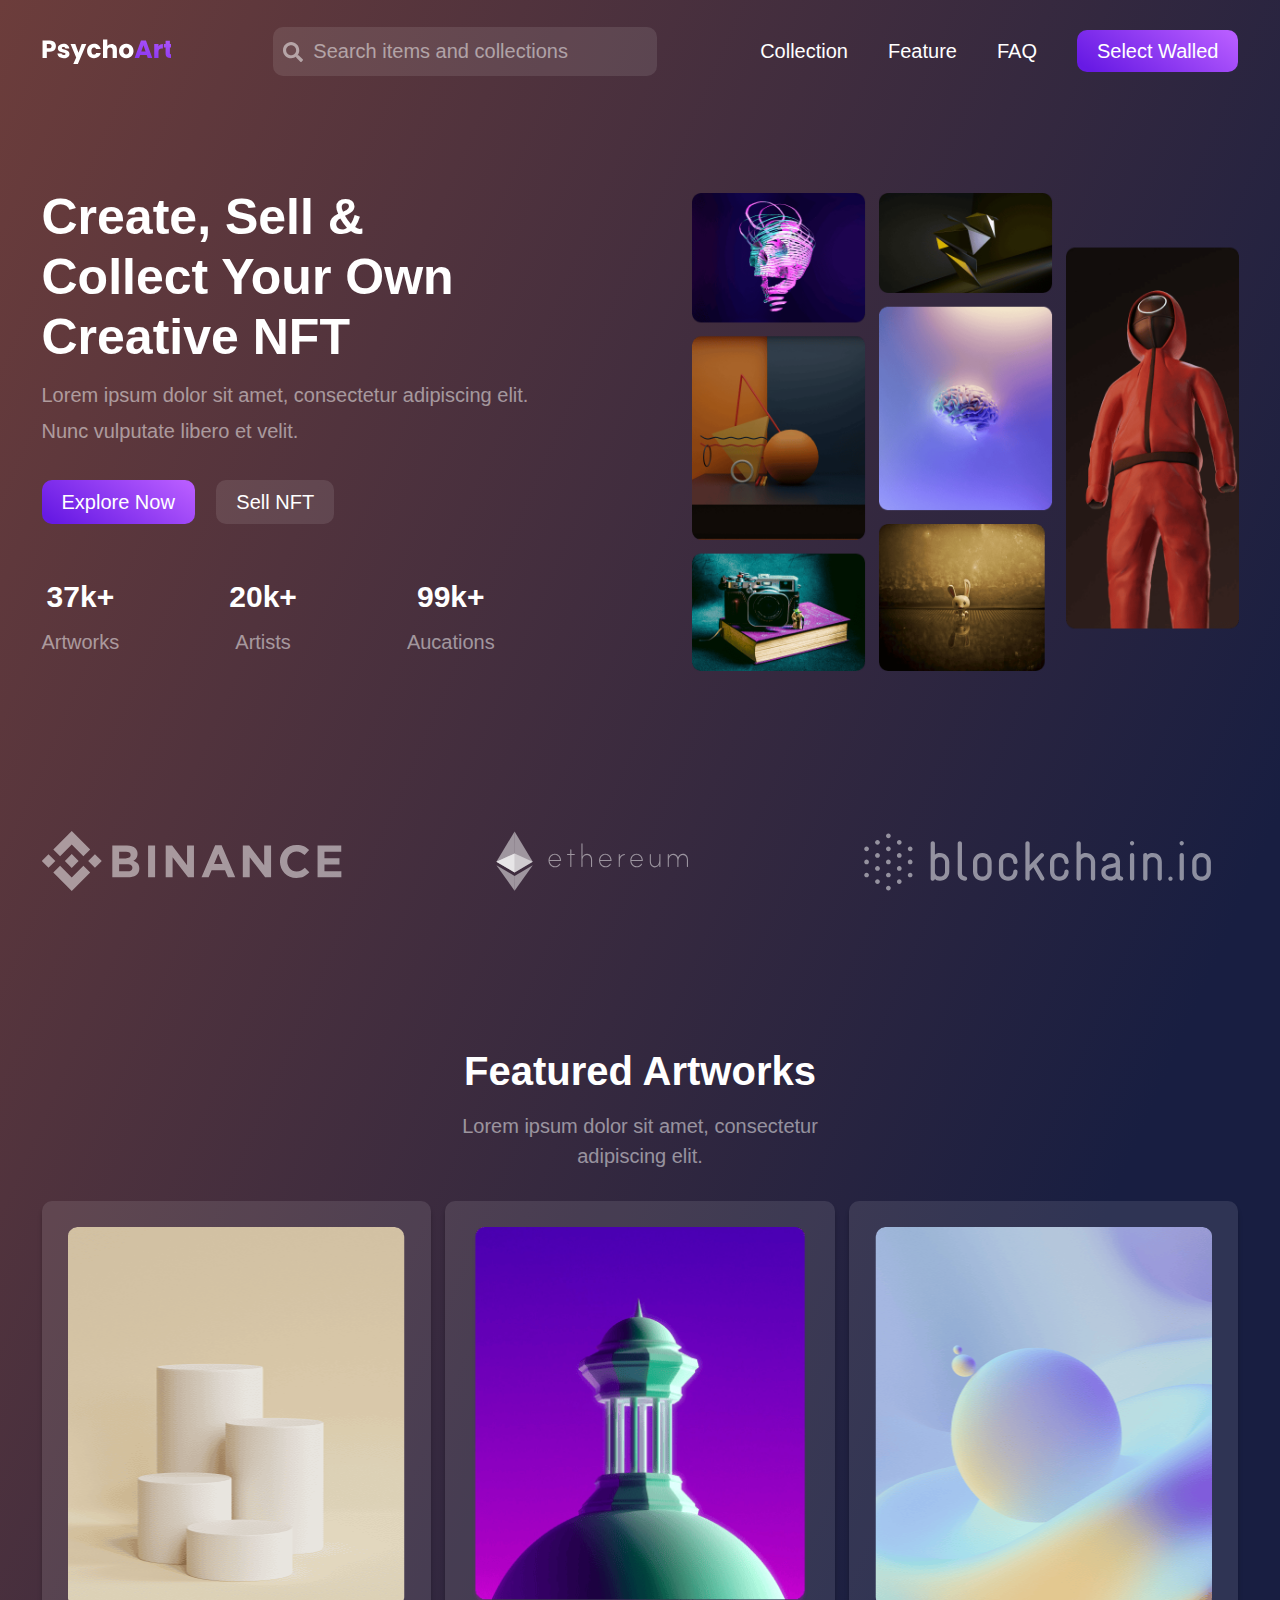
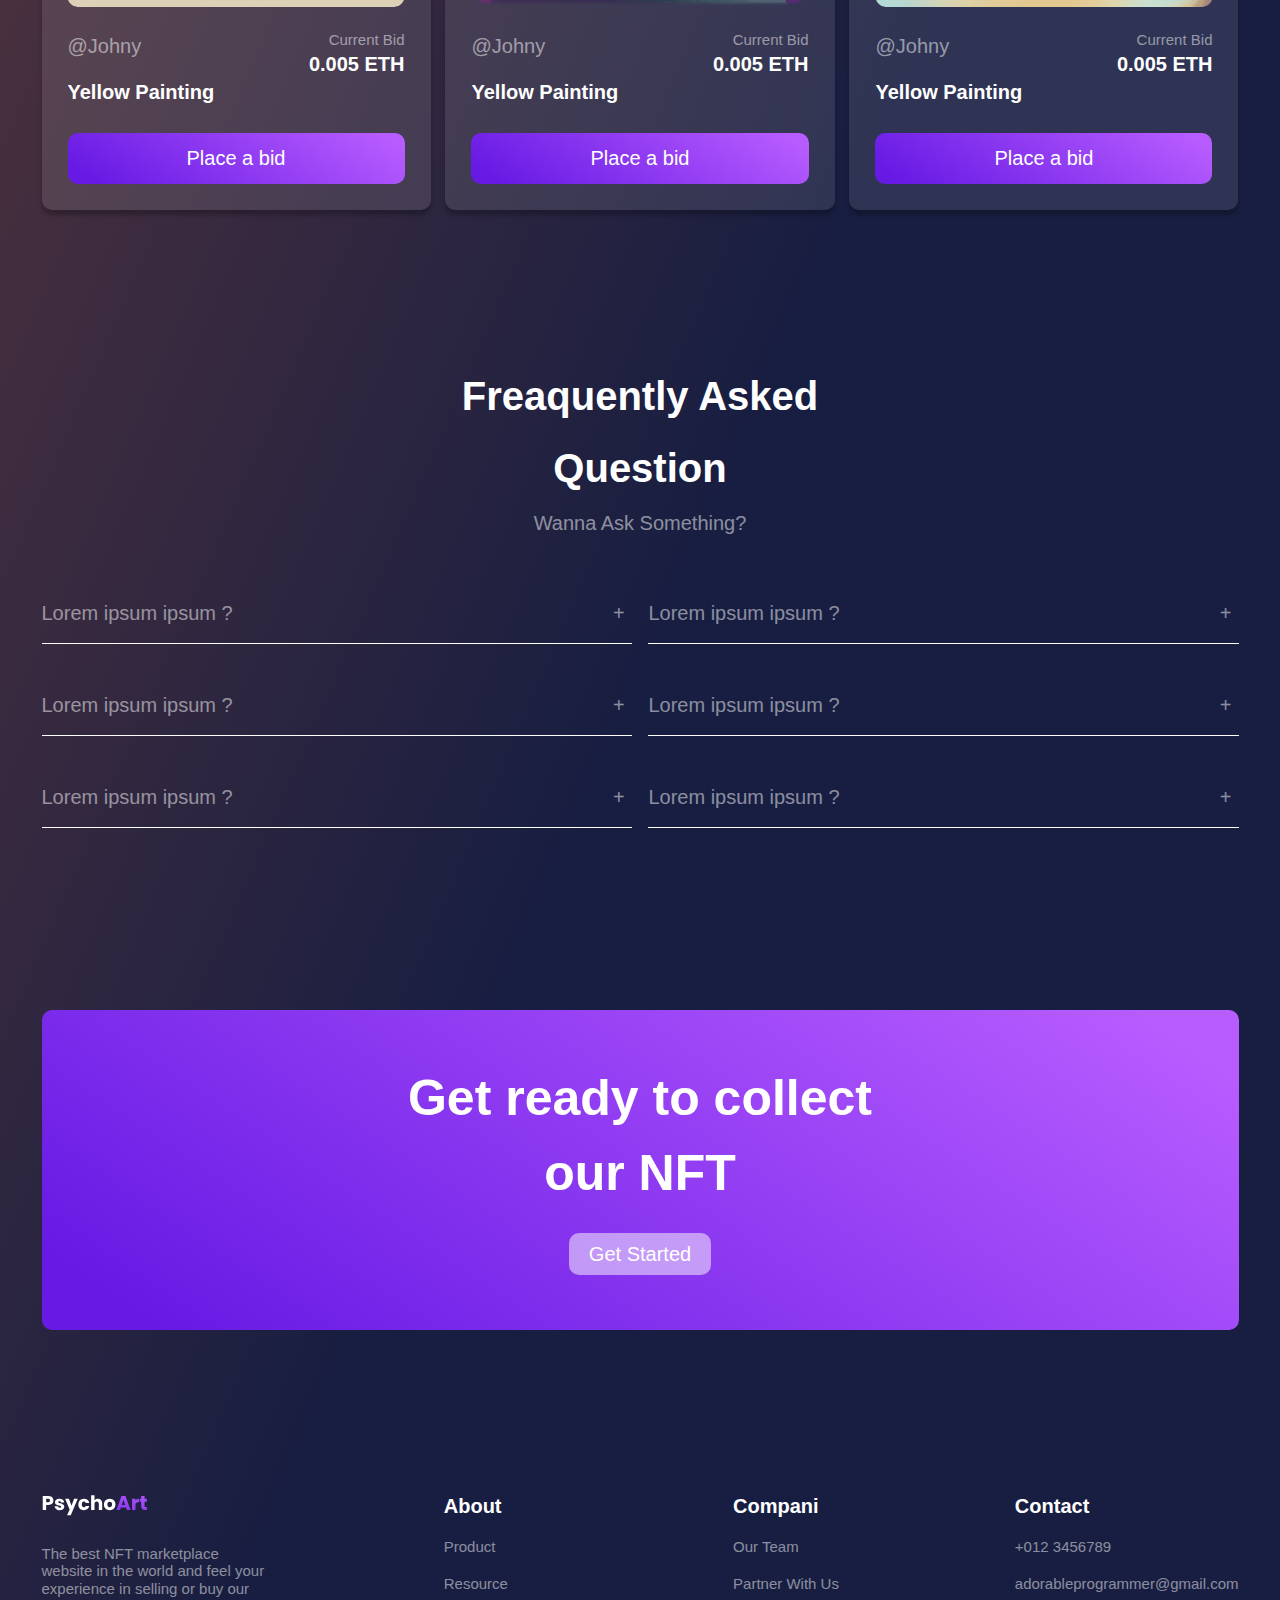
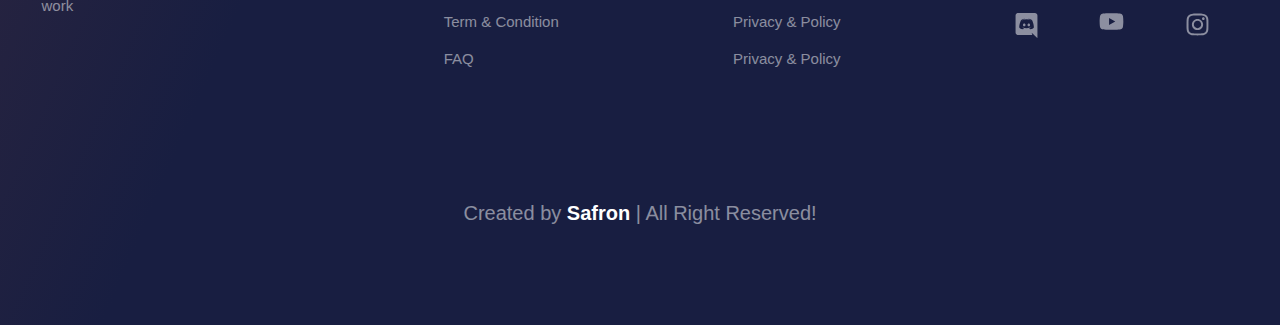
<file: index.html>
<!DOCTYPE html>
<html lang="en">

<head>
    <meta charset="UTF-8">
    <meta http-equiv="X-UA-Compatible" content="IE=edge">
    <meta name="viewport" content="width=device-width, initial-scale=1.0">
    <link rel="stylesheet" href="styles/normalize.min.css">
    <link rel="stylesheet" href="styles/style.css">

    <title>NFT</title>
</head>

<body>
    <header class="header">
        <a href="#" class="header__logo"></a>
        <div class="form">
            <button class="form__button"></button>
            <input class="form__input" type="search" placeholder="Search items and collections">
        </div>
        <nav class=" header__nav">
            <ul class="header__list">
                <li class="header__item"><a href="#" class="header__link">Collection</a></li>
                <li class="header__item"><a href="#" class="header__link">Feature</a></li>
                <li class="header__item"><a href="#" class="header__link">FAQ</a></li>
                <li class="header__item"><a href="#" class="header__link header__link_gradient">Select Walled</a></li>
            </ul>
        </nav>
        <div class="header__buttons">

            <button class="header__search"> </button>
            <button class="header__menu"></button>
        </div>
    </header>
    <div class="container">
        <section>
            <div class="main">
                <div class="main__text">

                    <h1 class="main__title">Create, Sell & Collect Your Own Creative NFT</h1>
                    <p class="main__desc">Lorem ipsum dolor sit amet, consectetur adipiscing elit. Nunc vulputate libero
                        et velit.
                    </p>
                    <a class="main__btn main__btn_gradient" href="#">Explore Now</a>
                    <a class="main__btn" href="#">Sell NFT</a>
                    <ul class="main__list">
                        <li class="main_item"><span class="main__span">37k+</span>Artworks</li>
                        <li class="main_item"><span class="main__span">20k+</span>Artists</li>
                        <li class="main_item"><span class="main__span">99k+</span>Aucations</li>
                    </ul>
                </div>
                <div class="main__image">
                    <img class="main__img" src="./images/heroimage.png" alt="Gallery">
                </div>
            </div>
            <div class="company">
                <img class="company__img" src="./images/binance_logo.svg" alt="binance">
                <img class="company__img" src="./images/ethereum.svg" alt="ethereum">
                <img class="company__img" src="./images/blockchain.svg" alt="blockchain">
            </div>
        </section>
        <section>
            <h2 class="title">Featured Artworks</h2>
            <p class="desc">Lorem ipsum dolor sit amet, consectetur adipiscing elit.</p>
            <div class="card">
                <div class="card__item">
                    <div class="card_cover">
                        <img class="card__img" src="./images/image01.png" alt="">
                    </div>
                    <div class="card__info">
                        <div>
                            <p class="card__nick">@Johny</p>
                            <p class="card__author">Yellow Painting</p>
                        </div>
                        <p class="card__bid">Current Bid <span class="card__price">0.005 ETH</span></p>
                    </div>
                    <a class="card__link" href="#">Place a bid</a>
                </div>
                <div class="card__item">
                    <div class="card_cover">
                        <img class="card__img" src="./images/image02.png" alt="">
                    </div>
                    <div class="card__info">
                        <div>
                            <p class="card__nick">@Johny</p>
                            <p class="card__author">Yellow Painting</p>
                        </div>
                        <p class="card__bid">Current Bid <span class="card__price">0.005 ETH</span></p>
                    </div>
                    <a class="card__link" href="#">Place a bid</a>
                </div>
                <div class="card__item">
                    <div class="card_cover">
                        <img class="card__img" src="./images/image03.png" alt="">
                    </div>
                    <div class="card__info">
                        <div>
                            <p class="card__nick">@Johny</p>
                            <p class="card__author">Yellow Painting</p>
                        </div>
                        <p class="card__bid">Current Bid <span class="card__price">0.005 ETH</span></p>
                    </div>
                    <a class="card__link" href="#">Place a bid</a>
                </div>
            </div>
        </section>
        <section>
            <h2 class="title">Freaquently Asked Question</h2>
            <p class="desc">Wanna Ask Something?</p>
            <div class="faq">
                <div class="faq__item">
                    <button class="collapsible">Lorem ipsum ipsum ?</button>
                    <div class="content">
                        <p>Lorem ipsum dolor sit amet, consectetur adipisicing elit, sed do eiusmod tempor incididunt ut
                            labore et dolore magna aliqua. Ut enim ad minim veniam, quis nostrud exercitation ullamco
                            laboris nisi ut aliquip ex ea commodo consequat.</p>
                    </div>
                    <button class="collapsible">Lorem ipsum ipsum ?</button>
                    <div class="content">
                        <p>Lorem ipsum dolor sit amet, consectetur adipisicing elit, sed do eiusmod tempor incididunt ut
                            labore et dolore magna aliqua. Ut enim ad minim veniam, quis nostrud exercitation ullamco
                            laboris nisi ut aliquip ex ea commodo consequat.</p>
                    </div>
                    <button class="collapsible">Lorem ipsum ipsum ?</button>
                    <div class="content">
                        <p>Lorem ipsum dolor sit amet, consectetur adipisicing elit, sed do eiusmod tempor incididunt ut
                            labore et dolore magna aliqua. Ut enim ad minim veniam, quis nostrud exercitation ullamco
                            laboris nisi ut aliquip ex ea commodo consequat.</p>
                    </div>
                </div>
                <div class="faq__item">

                    <button class="collapsible">Lorem ipsum ipsum ?</button>
                    <div class="content">
                        <p>Lorem ipsum dolor sit amet, consectetur adipisicing elit, sed do eiusmod tempor incididunt ut
                            labore et dolore magna aliqua. Ut enim ad minim veniam, quis nostrud exercitation ullamco
                            laboris nisi ut aliquip ex ea commodo consequat.</p>
                    </div>
                    <button class="collapsible">Lorem ipsum ipsum ?</button>
                    <div class="content">
                        <p>Lorem ipsum dolor sit amet, consectetur adipisicing elit, sed do eiusmod tempor incididunt ut
                            labore et dolore magna aliqua. Ut enim ad minim veniam, quis nostrud exercitation ullamco
                            laboris nisi ut aliquip ex ea commodo consequat.</p>
                    </div>
                    <button class="collapsible">Lorem ipsum ipsum ?</button>
                    <div class="content">
                        <p>Lorem ipsum dolor sit amet, consectetur adipisicing elit, sed do eiusmod tempor incididunt ut
                            labore et dolore magna aliqua. Ut enim ad minim veniam, quis nostrud exercitation ullamco
                            laboris nisi ut aliquip ex ea commodo consequat.</p>
                    </div>
                </div>
            </div>
        </section>
        <div class="baner">
            <h3 class="baner__title">Get ready to collect our NFT</h3>
            <a href="#" class="baner__link">Get Started</a>
        </div>
        <footer>
            <div class="footer">
                <div class="footer__group">
                    <ul class="footer__list">

                        <li class="footer_item_main"><a href="#" class="footer__logo"></a></li>
                        <li class="footer__desc">The best NFT marketplace website in the world and feel your experience
                            in
                            selling or buy our work</li>
                    </ul>
                </div>
                <div class="footer__about">
                    <ul class="footer__list">
                        <li class="footer_item_main">About</li>
                        <li class="footer_item"><a class="footer_item_link" href="#">Product</a></li>
                        <li class="footer_item"><a class="footer_item_link" href="#">Resource</a></li>
                        <li class="footer_item"><a class="footer_item_link" href="#">Term & Condition</a></li>
                        <li class="footer_item"><a class="footer_item_link" href="#">FAQ</a></li>
                    </ul>
                </div>
                <div class="footer__compani">
                    <ul class="footer__list">
                        <li class="footer_item_main">Compani</li>
                        <li class="footer_item"><a class="footer_item_link" href="#">Our Team</a></li>
                        <li class="footer_item"><a class="footer_item_link" href="#">Partner With Us</a></li>
                        <li class="footer_item"><a class="footer_item_link" href="#">Privacy & Policy</a></li>
                        <li class="footer_item"><a class="footer_item_link" href="#">Privacy & Policy</a></li>
                    </ul>
                </div>
                <div class="footer__contact">
                    <ul class="footer__list">
                        <li class="footer_item_main">Contact</li>
                        <li class="footer_item">+012 3456789</li>
                        <li class="footer_item">adorableprogrammer@gmail.com</li>
                        <li class="footer_item_icon">
                            <ul class="icon__list">
                                <li class="icon__item"> <img src="./images/youtube.svg" alt=""></li>
                                <li class="icon__item"><img src="./images/discord.svg" alt=""></li>
                                <li class="icon__item"><img src="./images/ig.svg" alt=""></li>
                            </ul>
                        </li>
                    </ul>
                </div>
            </div>
            <div class="footer__author">
                <p class="author">Created by <a href="#" class="safron">Safron</a> | All Right Reserved!</p>
            </div>
        </footer>
    </div>
    <script src="scripts/script.js"></script>
</body>

</html>
</file>
<file: styles/style.css>
@import url("https://fonts.googleapis.com/css2?family=League+Spartan:wght@400;700&display=swap");

body {
    background: linear-gradient(113.49deg, rgb(152, 77, 56) -30.3%, rgb(24, 30, 65) 58.12%) no-repeat;
    font-family: Poppins, sans-serif;
    font-weight: 500;
    color: rgb(255, 255, 255);
}

a {
    text-decoration: none;
}

.header {
    max-width: 1197px;
    margin: 0px auto;
    display: flex;
    justify-content: space-between;
    align-items: center;
    padding: 20px 15px 104px;
    font-size: 20px;
}

.header__logo {
    display: block;
    width: 129px;
    height: 25px;
    background-image: url("../images/PsychoArt.svg");
    background-repeat: no-repeat;
}

.form {
    position: relative;
}

.form__button {
    display: block;
    background-image: url("../images/Vector.svg");
    background-repeat: no-repeat;
    height: 20px;
    width: 20px;
    background-color: transparent;
    border: none;
    position: absolute;
    top: calc(50% - 10px);
    left: 10px;
}

.form__input {
    width: 384px;
    background: rgba(255, 255, 255, 0.1);
    border-radius: 10px;
    border: none;
    padding: 13px 40px;
    color: rgb(255, 255, 255);
}

.form__input:focus {
    outline: none;
}

.form__input::placeholder {
    color: rgba(255, 255, 255, 0.5);
}

.header__list {
    display: flex;
    list-style-type: none;
    gap: 40px;
    padding-left: 0;
}

.header__link {
    color: rgb(255, 255, 255);
    text-decoration: none;
}

.header__link_gradient {
    background: linear-gradient(214.02deg, rgb(183, 92, 255) 6.04%, rgb(103, 26, 228) 92.95%);
    border-radius: 10px;
    padding: 10px 20px;
}

.container {
    max-width: 1197px;
    margin: 0px auto;
    padding-left: 15px;
    padding-right: 15px;
}

.main {
    display: flex;
    justify-content: space-between;
    align-items: center;
}

.main__img {
    width: 100%;
}

.main__text {
    flex-basis: 490px;
}

.main__title {
    font-size: 50px;
    font-weight: 700;
    margin-top: 0;
    line-height: 1.2;
    margin-bottom: 10px;
}

.main__desc {
    font-size: 20px;
    line-height: 1.8;
    color: rgba(255, 255, 255, 0.5);
    margin-top: 0;
    margin-bottom: 42px;
}

.main__btn {
    font-size: 20px;
    color: white;
    text-decoration: none;
    border-radius: 10px;
    background: rgba(255, 255, 255, 0.1);
    padding: 11px 20px;
}

.main__btn_gradient {
    background: linear-gradient(214.02deg, rgb(183, 92, 255) 6.04%, rgb(103, 26, 228) 92.95%);
    margin-right: 17px;
}

.main__image {
    flex-basis: calc((100% - 490px) - 160px);
}

.main__list {
    display: flex;
    list-style-type: none;
    padding-left: 0px;
    text-align: center;
    gap: 110px;
    margin-top: 60px;
    margin-bottom: 24px;
}

.main__span {
    display: block;
    font-style: normal;
    font-weight: 700;
    font-size: 30px;
    line-height: 45px;
    color: rgb(255, 255, 255);
    margin-bottom: 8px;
}

.main_item {
    font-weight: 500;
    font-size: 20px;
    line-height: 30px;
    color: rgba(255, 255, 255, 0.5);
}

.company {
    display: flex;
    justify-content: space-between;
    margin-top: 150px;
    margin-bottom: 144px;
}


.title {
    font-weight: 700;
    font-size: 40px;
    line-height: 1.8;
    color: #FFFFFF;
    text-align: center;
    max-width: 390px;
    margin: 0 auto 4px;
}

.desc {
    font-weight: 500;
    font-size: 20px;
    line-height: 1.5;
    text-align: center;
    color: rgba(255, 255, 255, 0.5);
    text-align: center;
    margin: 0 auto;
    max-width: 420px;
}

.card {
    display: flex;
    justify-content: space-between;
    margin-top: 30px;
    margin-bottom: 150px;
}

.card__item {
    background: rgba(255, 255, 255, 0.1);
    box-shadow: 0px 5px 4px rgba(0, 0, 0, 0.25);
    border-radius: 10px;
    padding: 26px;
    flex-basis: 32.5%;
    box-sizing: border-box;
    transition: 0.3s;

}

.card__item:hover {
    background: rgba(255, 255, 255, 0.5);
}

.card_cover {
    position: relative;
    overflow: hidden;
    width: 100%;
    height: 380px;
}

.card__img {
    width: 100%;
    position: absolute;
    height: 380px;
    left: 50%;
    top: 50%;
    transform: translate(-50%, -50%);
    object-fit: cover;
    border-radius: 10px;
}

.card__info {
    display: flex;
    justify-content: space-between;
    margin-top: 24px;
}

.card__nick {
    font-size: 20px;
    line-height: 30px;
    color: rgba(255, 255, 255, 0.5);
    margin: 0;
}

.card__author {
    font-weight: 700;
    font-size: 20px;
    line-height: 30px;
    color: #FFFFFF;
    margin-top: 16px;
    margin-bottom: 0;
}

.card__bid {
    text-align: right;
    font-size: 15px;
    color: rgba(255, 255, 255, 0.5);
    margin: 0;
}

.card__price {
    display: block;
    font-weight: 700;
    font-size: 20px;
    color: #FFFFFF;
    margin-top: 5px;
}

.card__link {
    display: block;
    text-align: center;
    background: linear-gradient(214.02deg, rgb(183, 92, 255) 6.04%, rgb(103, 26, 228) 92.95%);
    font-size: 20px;
    color: white;
    text-decoration: none;
    border-radius: 10px;
    padding: 14px 20px;
    margin-top: 26px;
    position: relative;
    transition: 0.3s;
}

.card__link::after {
    content: '';
    background-image: url(../images/border.svg);
    display: block;
    width: 100%;
    height: 50px;
    background-size: contain;
    background-repeat: no-repeat;
    position: absolute;
    top: 0;
    left: 0;
    opacity: 0;
    transition: 0.3s;
}

.card__link:hover::after {
    opacity: 1;
}

.card__link:hover {
    background: linear-gradient(45deg, #B75CFF 33%, #671AE4 60%);
    -webkit-background-clip: text;
    -webkit-text-fill-color: transparent;
}


.collapsible {
    background-color: transparent;
    color: rgba(255, 255, 255, 0.5);
    cursor: pointer;
    padding: 18px 0;
    width: 100%;
    border: none;
    border-bottom: 1px solid #FFFFFF;
    text-align: left;
    outline: none;
    font-size: 20px;
    margin-bottom: 32px;
}

.active,
.collapsible:hover {
    background-color: transparent;
    color: rgba(255, 255, 255, 1);

}

.collapsible:after {
    content: '\002B';
    color: white;
    color: rgba(255, 255, 255, 0.5);
    float: right;
    margin-left: 5px;
    margin-right: 7px;
}

.active:after {
    content: "\2212";
    color: rgba(255, 255, 255, 1);

}

.content {
    max-height: 0;
    overflow: hidden;
    transition: max-height 0.2s ease-out;
    line-height: 1.5;
}

.faq {
    display: flex;
    justify-content: space-between;
    margin-top: 46px;
}

.faq__item {
    flex-basis: 49.3%;
}

.baner {
    background: linear-gradient(214.02deg, #B75CFF 6.04%, #671AE4 92.95%);
    border-radius: 10px;
    padding: 51px 15px 64px;
    text-align: center;
    margin-bottom: 150px;
    margin-top: 150px;
}

.baner__title {
    max-width: 500px;
    font-weight: 700;
    font-size: 50px;
    line-height: 1.5;
    margin: 0 auto 32px;
}

.baner__link {
    background: rgba(255, 255, 255, 0.5);
    border-radius: 10px;
    padding: 10px 20px;
    font-size: 20px;
    color: #FFFFFF;
    text-decoration: none;
}

.footer {
    font-size: 15px;
    color: rgba(255, 255, 255, 0.5);
    display: flex;
    justify-content: space-between;

}

.footer__logo {
    display: block;
    width: 107px;
    height: 30px;
    background-image: url("../images/footerLogo.svg");
    background-repeat: no-repeat;
}

.footer__desc {
    max-width: 228px;
}

.footer__list,
.icon__list {
    list-style-type: none;
    padding: 0;
}

.icon__list {
    display: flex;
    justify-content: space-between;
    padding-left: 0;
    padding-right: 30px;

}

.footer_item_main {
    font-weight: 700;
    font-size: 20px;
    color: #FFFFFF;
}

.footer_item_link {
    color: rgba(255, 255, 255, 0.5);
}

.footer_item,
.footer_item_main {
    padding-bottom: 20px;
}

.footer__author {
    margin-top: 100px;
    margin-bottom: 100px;
    font-size: 20px;
    color: rgba(255, 255, 255, 0.5);
}

.author {
    text-align: center;
}

.safron {
    font-weight: 700;
    color: #FFFFFF;
}

.header__buttons {
    display: none;
}

@media(max-width: 1130px) {

    .header,
    .container {
        max-width: 900px;
    }

    .header__list {
        gap: 20px;
        font-size: 16px;
    }

    .form__input {
        width: 260px;
        padding: 13px 13px 13px 40px;
        font-size: 14px;
    }

    .main__image {
        flex-basis: calc(100% - 450px - 30px);
    }

    .main__text {
        flex-basis: 450px;
    }

    .main__title {
        font-size: 43px;
    }

    .main__desc,
    .main__btn,
    .main__item,
    .desc,
    .card__link,
    .collapsible,
    .footer_item_main,
    .footer_item {
        font-size: 18px;
    }

    .main__span {
        font-size: 26px;
    }

    .main__list {
        gap: 40px
    }

    .company__img {
        height: 50px;
    }

    .title {
        font-size: 36px;
    }

    .card_cover,
    .card__img {
        height: 300px;
    }

    .card__price,
    .card__author,
    .card__nick {
        font-size: 15px;
    }

    .footer__desc {
        max-width: 180px;
    }

    .footer {
        flex-wrap: wrap;
    }
}

@media(max-width: 880px) {

    .header,
    .container {
        max-width: 750px;
    }

    .header__buttons {
        display: flex;
    }

    .form,
    .header__nav {
        display: none;
    }

    .header__search,
    .header__menu {
        border: none;
        background-color: transparent;
        display: block;
        height: 20px;


    }

    .header__search {
        background-image: url(../images/looooooopaa.svg);
        width: 20px;
        background-repeat: no-repeat;

    }

    .header__menu {
        background-image: url(../images/ппппп.svg);
        background-repeat: no-repeat;
        width: 27px;
        margin-left: 22px;
    }

    .main {
        position: relative;

    }

    .main__image {
        flex-basis: inherit;
        position: absolute;
        max-width: 33vw;
        bottom: 0;
        right: 0;
    }

    .company__img {
        height: 5.5vw;
    }

    .card_cover,
    .card__img {
        height: 30vw;
    }

    .card__info {
        flex-direction: column;
        text-align: center;

    }

    .card__bid {
        text-align: center;
        margin-top: 20px;

    }

    .card__item {
        padding: 15px;
    }

    .baner {
        padding: 30px 15px 48px;
    }

    .baner__title {
        font-size: 30px;
    }

    .footer {
        flex-wrap: wrap;
        font-size: 13px;

    }

    .footer_item_main {
        font-size: 16px;
    }

    .footer_item_link,
    .footer_item {
        font-size: 13px;
    }

    .footer__author {
        font-size: 16px;
    }
}

@media (max-width: 600px) {

    .header,
    .container {
        max-width: 400px;
    }
    .header{
        padding-bottom: 60px;
    }

    .faq,
    .card {
        flex-direction: column;
    }

    .main__text {
        flex-basis: 100%;
        text-align: center;
    }

    .main__list {
        justify-content: center;
    }

    .main__title {
        font-size: 34px;

    }

    .main__desc,
    .main__btn,
    .main__item,
    .desc,
    .card__link,
    .collapsible,
    .footer_item_main,
    .baner__link {
        font-size: 16px;
    }
    .card_cover, .card__img {
        height: 50vw;
    }
    .company {
        align-items: flex-start;
        margin-top: 30px;
        margin-bottom: 100px;
    }

    .company__img {
        margin-bottom: 15px;
        height: 3.8vw;
    }

    .title {
        font-size: 30px;
    }

    .desc {
        max-width: 300px;
    }

    .card {
        max-width: 300px;
        margin: 30px auto 100px;
    }

    .card__item {
        margin-bottom: 15px;
    }

    .main__image {
        display: none;
    }

    .baner__title {
        font-size: 22px;

    }
}
@media (max-width: 500px) {
    .company__img{
        height: 4.8vw;
    }
}
@media (max-width: 400px) {
    .company__img{
        height: 5.3vw;
    }
}
</file>
